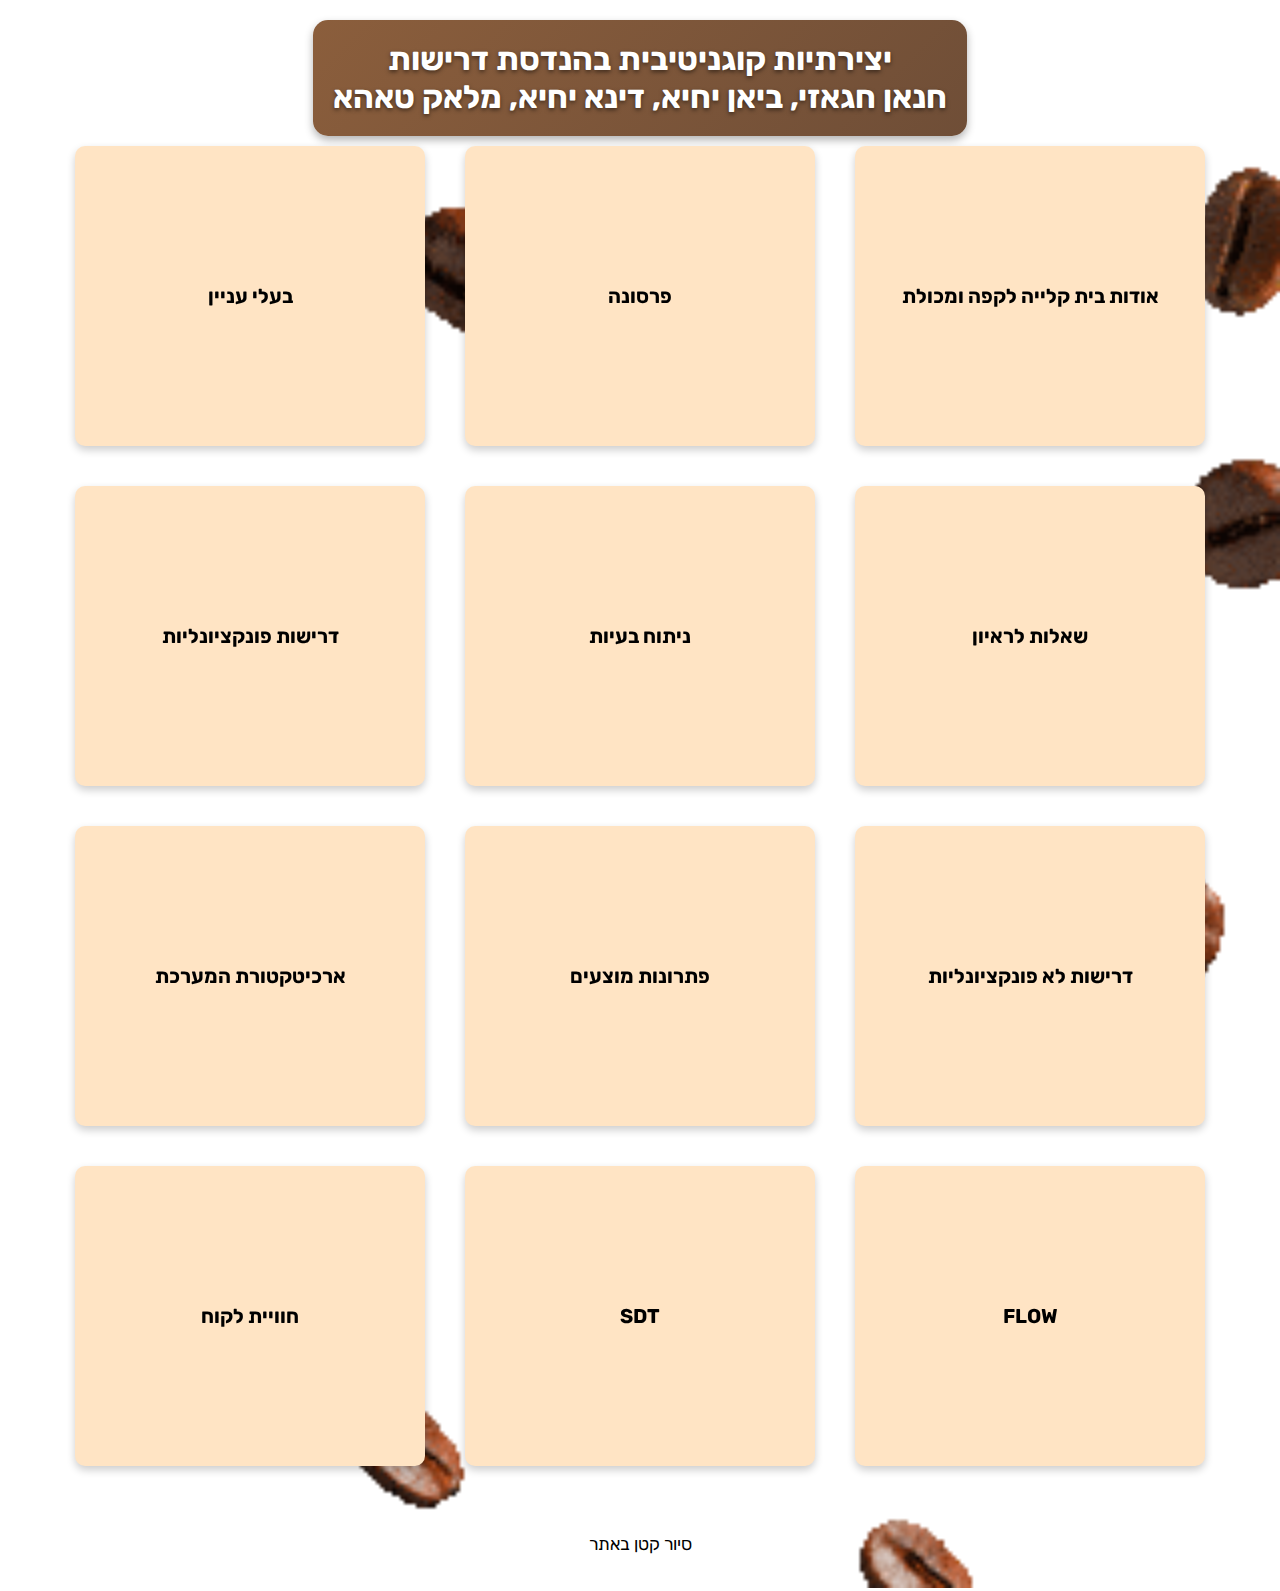
<file: index.html>
<!DOCTYPE html>
<html lang="he">
<head>
    <meta charset="UTF-8">
    <meta name="viewport" content="width=device-width, initial-scale=1.0">
    <title>כרטיסים מתהפכים</title>
    <style>
        @import url('https://fonts.googleapis.com/css2?family=Rubik:wght@400;700&display=swap');

        body {
            font-family: 'Rubik', sans-serif;
            display: flex;
            flex-direction: column;
            background: url('./images/coffee_Beans.gif') no-repeat center center fixed;
            align-items: center;
            background-size: cover;
            margin: 0;
            padding: 20px;
            direction: rtl;
            color: white;
        }

        header {
            text-align: center;
            background: linear-gradient(135deg, #8b5e3c, #6f4e37);
            border-radius: 15px;
            padding: 20px;
            box-shadow: 0 4px 8px rgba(0, 0, 0, 0.3);
        }

        header h1 {
            margin: 0;
            font-size: 2rem;
            font-weight: bold;
            color: white;
            text-shadow: 0 2px 4px rgba(0, 0, 0, 0.5);
            transition: font-size 0.3s ease;
        }

        header h1.big-title {
            font-size: 2.5rem;
        }

        .row {
            display: flex;
            justify-content: center;
            flex-wrap: wrap;
            gap: 20px;
            margin-bottom: 20px;
        }

        .card-container {
            perspective: 1000px;
            margin: 10px;
        }

        .card {
            width: 350px;
            height: 300px;
            position: relative;
            transform-style: preserve-3d;
            transform: rotateY(0deg);
            transition: transform 0.6s, box-shadow 0.3s, width 0.3s, height 0.3s;
            cursor: pointer;
            display: flex;
            align-items: center;
            justify-content: center;
        }

        .card.is-flipped {
            transform: rotateY(180deg);
        }

        .card.is-lit {
            box-shadow: 0 0 20px 10px rgba(255, 165, 0, 0.8);
            width: 270px;
            height: 320px;
            border: 2px solid brown;
        }

        .card-front, .card-back {
            position: absolute;
            width: 100%;
            height: 100%;
            backface-visibility: hidden;
            border-radius: 10px;
            background-color: #ffe4c4;
            color: black;
            box-shadow: 0 4px 8px rgba(0, 0, 0, 0.2);
            overflow: hidden;
            display: flex;
            align-items: center;
            justify-content: center;
            text-align: center;
            padding: 10px;
            box-sizing: border-box;
        }
.card-back {
    display: flex;
    flex-direction: column; /* Stack content vertically */
    align-items: center; /* Center horizontally */
    justify-content: center; /* Center vertically */
    padding: 20px;
    text-align: center;
    background-color: #ffe4c4;
    border-radius: 10px;
}
        .card-front {
            font-size: 20px;
            font-weight: bold;
        }
		

        .card-back {
            transform: rotateY(180deg);
            font-size: 18px;
            text-align: right;
            line-height: 1.8;
        }
	.card-back-image {
    max-width: 40%; /* Ensure the image size is responsive */
    height: auto; /* Maintain the aspect ratio */
    margin: 15px 0; /* Add spacing above and below the image */
    border-radius: 8px; /* Rounded corners for a smoother design */
    box-shadow: 0 4px 8px rgba(0, 0, 0, 0.2); /* Add a subtle shadow */
    opacity: 0.9; /* Slight transparency for a modern touch */
    transition: opacity 0.3s ease, transform 0.3s ease; /* Smooth hover effects */
}

        footer {
            margin-top: 20px;
            text-align: center;
            font-size: 1.1rem;
            color: #ffe4c4;
        }

        .card-back ul {
            margin-bottom: 15px;
        }

       .card-back-image {
    max-width: 40%; /* Ensure the image size is responsive */
    height: auto; /* Maintain the aspect ratio */
    margin: 15px 0; /* Add spacing above and below the image */
    border-radius: 8px; /* Rounded corners for a smoother design */
    box-shadow: 0 4px 8px rgba(0, 0, 0, 0.2); /* Add a subtle shadow */
    opacity: 0.9; /* Slight transparency for a modern touch */
    transition: opacity 0.3s ease, transform 0.3s ease; /* Smooth hover effects */
}
.card-back-image:hover {
    opacity: 1; /* Remove transparency on hover */
    transform: scale(1.05); /* Slight zoom effect */
}
        .card-back img:hover {
            opacity: 1;
        }
		
		.stakeholders-list {
    list-style: none; /* Remove default bullets */
    padding: 0;
    margin: 0;
    font-size:16px; /* Adjust text size */
    line-height: 1.8; /* Add line height for readability */
    text-align: center;
	text-align: bold;
}

.stakeholders-list li::before {
    content: "🫘"; /* Add the coffee bean emoji */
    margin-right: 8px; /* Add spacing between the emoji and the text */
}

.stakeholders-list li {
    margin: 5px 0; /* Add spacing between list items */
}

        .persona {
            display: flex;
            flex-direction: column;
            align-items: center;
            text-align: center;
        }

        .persona-image {
            width: 60px;
            height: 60px;
            border-radius: 50%;
            object-fit: cover;
            box-shadow: 0 2px 8px rgba(0, 0, 0, 0.2);
            margin-bottom: 10px;
        }

        .persona-info {
            font-size: 16px;
            color: black;
        }
		.card-front img {
    width: 100%; /* Ensures image scales to fit card width */
    height: 100%; /* Ensures image scales to fit card height */
    object-fit: cover; /* Makes sure the image covers the card area proportionally */
}
/* Target the specific card */
#architecture-card {
    width: 350px;
    height: 300px;
    position: relative;
    transform-style: preserve-3d;
    transform: rotateY(0deg);
    transition: transform 0.6s ease-in-out;
    cursor: pointer;
}

/* Back of the architecture card */
#architecture-card .card-back {
    transform: rotateY(180deg);
    background-color: #ffe4c4;
    display: flex;
    justify-content: center;
    align-items: center;
    overflow: hidden; /* Prevent image overflow */
}

/* Image inside the specific card */
#architecture-card .architecture-image {
    max-width: 90%; /* Restrict the image's width */
    max-height: 90%; /* Restrict the image's height */
    object-fit: contain; /* Maintain aspect ratio */
    border-radius: 10px; /* Match the card's rounded corners */
    box-shadow: 0 2px 4px rgba(0, 0, 0, 0.2); /* Optional shadow for styling */
}
/* Specific styles for the architecture card */
.card-container .card-back img.card-image {
    max-width: 100%; /* Ensure the image uses full card width */
    max-height: 100%; /* Ensure the image fits within the card's height */
    object-fit: contain; /* Maintain the image's aspect ratio */
    padding: 10px; /* Add padding around the image */
    border-radius: 10px; /* Match the card's rounded corners */
    background-color: #ffe4c4; /* Optional: Ensure consistent background */
}

    </style>
</head>
<body>

<header>
    <h1 class="main-title">יצירתיות קוגניטיבית בהנדסת דרישות<br>חנאן חגאזי, ביאן יחיא, דינא יחיא, מלאק טאהא</h1>
</header>

<main>
    <section>
        <!-- Row 1 -->
        <div class="row">
            <div class="card-container" onclick="flipCard(this)">
                <div class="card">
                    <div class="card-front">אודות בית קלייה לקפה ומכולת</div>
                    <div class="card-back">
                        <p>עסק משפחתי המתמחה בקלייה ושיווק של פולי קפה איכותיים לצד הפעלת מכולת מקומית המספקת מוצרים יומיומיים לתושבי האזור.</p>
                    </div>
                </div>
            </div>
            <div class="card-container" onclick="flipCard(this)">
                <div class="card">
                    <div class="card-front">פרסונה</div>
                    <div class="card-back">
                        <div class="persona">
                            <img src="./images/suliman.jpg" alt="סולימאן יחיא" class="persona-image">
                            <div class="persona-info">
                                <p><strong>סולימאן יחיא</strong> (בן 58)
                                    בן אדם עצמאי, נשוי ואב לשישה.<br>
                                    <strong>צרכים ודאגות:</strong><br>
                                    פתרונות טכנולוגיים יעילים לניהול זמן, שיפור האיזון בין קריירה למשפחה, מוצרים איכותיים ושירות נוח.
                                </p>
                            </div>
                        </div>
                    </div>
                </div>
            </div>
            <div class="card-container" onclick="flipCard(this)">
                <div class="card">
                    <div class="card-front">בעלי עניין</div>
                    <div class="card-back">
                        <ul class="stakeholders-list">
                            <li>בעלי העסק</li>
                            <li>מנהל הדיגיטל</li>
                            <li>עובדים</li>
                            <li>לקוחות</li>
                            <li>ספקים</li>
                        </ul>
                    </div>
                </div>
            </div>
        </div>

        <!-- Row 2 -->
        <div class="row">
            <div class="card-container" onclick="flipCard(this)">
                <div class="card">
                    <div class="card-front">שאלות לראיון</div>
                    <div class="card-back">
                        <ul class="stakeholders-list">
                            <li>מהן הפעילויות המרכזיות שהארגון מבצע?</li>
                            <li>אילו אתגרים קיימים בתפעול היומיומי?</li>
                            <li>כיצד אתם מתקשרים עם הספקים והלקוחות?</li>
                            <li>כיצד אתם עוקבים אחרי שביעות הרצון של הלקוחות?</li>
							<li>האם ישנם תהליכים שתרצו להפוך לאוטומטיים?</li>
                        </ul>
                    </div>
                </div>
            </div>
            <div class="card-container" onclick="flipCard(this)">
                <div class="card">
                    <div class="card-front">ניתוח בעיות</div>
                    <div class="card-back">
                        <ul class="stakeholders-list">
                            <li>ניהול מלאי לא מסודר</li>
                            <li>תהליכי עבודה ידניים וגוזלי זמן</li>
                            <li>בעיות בתקשורת עם ספקים ולקוחות</li>
                            <li>מעקב לא מסודר אחרי שביעות רצון הלקוחות</li>
                        </ul>
                    </div>
                </div>
            </div>
            <div class="card-container" onclick="flipCard(this)">
                <div class="card">
                    <div class="card-front">דרישות פונקציונליות</div>
                    <div class="card-back">
                        <ul class="stakeholders-list">
                            <li>ניהול מלאי בזמן אמת.</li>
                            <li>מערכת התראות אוטומטיות לספקים ולמנהלים.</li>
                            <li>ממשק הזמנות ותשלום אונליין.</li>
                            <li>יצירת פרופילים מותאמים אישית ללקוחות.</li>
                        </ul>
                    </div>
                </div>
            </div>
        </div>

        <!-- Row 3 -->
        <div class="row">
            <div class="card-container" onclick="flipCard(this)">
                <div class="card">
                    <div class="card-front">דרישות לא פונקציונליות</div>
                    <div class="card-back">
                        <ul class="stakeholders-list">
                            <li>מהירות תגובה.</li>
                            <li>אבטחת מידע גבוהה.</li>
                            <li>תמיכה במכשירים שונים.</li>
                            <li>עיצוב גרפי מותאם ומודרני.</li>
                            <li>מערכת יציבה ותחזוקה שוטפת.</li>
                        </ul>
                    </div>
                </div>
            </div>
            <div class="card-container" onclick="flipCard(this)">
                <div class="card">
                    <div class="card-front">פתרונות מוצעים</div>
                    <div class="card-back">
                        <ul class="stakeholders-list">
                            <li>הטמעת מערכת ניהול מלאי אוטומטית</li>
                            <li>אוטומציה של תהליכי עבודה</li>
                            <li>ייעול התקשורת עם ספקים ולקוחות</li>
                            <li>איסוף משוב לקוחות ושיפור חוויית השירות</li>
                        </ul>
                    </div>
                </div>
            </div>
            <div class="card-container" onclick="flipCard(this)">
                <div class="card">
                    <div class="card-front">ארכיטקטורת המערכת</div>
                    <div class="card-back">
                        <img src="./images/arch.png" alt="Architecture Image" class="card-image">
                    </div>
                </div>
            </div>
        </div>

        <!-- Row 4 -->
        <div class="row">
            <div class="card-container" onclick="flipCard(this)">
                <div class="card">
                    <div class="card-front">FLOW</div>
                    <div class="card-back">
                        <ul class="stakeholders-list">
                            <li><b>Flow:</b> מציב מטרות ברורות ומשוב מיידי.</li>
                            <li><b>Group Flow:</b> מחבר בעלי עניין סביב יעד משותף.</li>
                        </ul>
                    </div>
                </div>
            </div>
            <div class="card-container" onclick="flipCard(this)">
                <div class="card">
                    <div class="card-front">SDT</div>
                    <div class="card-back">
                        <ul class="stakeholders-list">
                            <li><b>עצמאות:</b> הפיצ'ר מאפשר למנהלים, עובדים, ספקים ולקוחות לפעול באופן עצמאי בהתאם לתפקידם.</li>
                            <li><b>מיומנות:</b> המערכת משפרת ביצועים עם תהליכים אוטומטיים ודוחות מפורטים לכל משתמש.</li>
                            <li><b>קשר:</b> המערכת מחזקת שיתוף פעולה ותחושת שייכות בין כל בעלי העניין.</li>
                        </ul>
                    </div>
                </div>
            </div>
            <div class="card-container" onclick="flipCard(this)">
                <div class="card">
                    <div class="card-front">חוויית לקוח</div>
                    <div class="card-back">
                        <p>
                            המערכת משפרת את חוויית הלקוח עם:
                            <br>✔ התראות על מבצעים ומוצרים אהובים.
                            <br>✔ מעקב הזמנות בזמן אמת.
                            <br>✔ קופה מהירה ונוחה.
                        </p>
                    </div>
                </div>
            </div>
        </div>
    </section>
</main>



<footer onclick="navigateToPage()">
    <p style="color: black;">סיור קטן באתר</p>

</footer>
<script>
    function flipCard(cardContainer) {
        const card = cardContainer.querySelector('.card');
        const title = document.querySelector('.main-title');
        title.classList.add('big-title');

        setTimeout(() => {
            title.classList.remove('big-title');
            card.classList.toggle('is-flipped');
            card.classList.add('is-lit');

            setTimeout(() => {
                card.classList.remove('is-lit');
            }, 1000);
        }, 300);
    }
	  function navigateToPage() {
        window.location.href = "./home.html"; 
    }
</script>
</file>
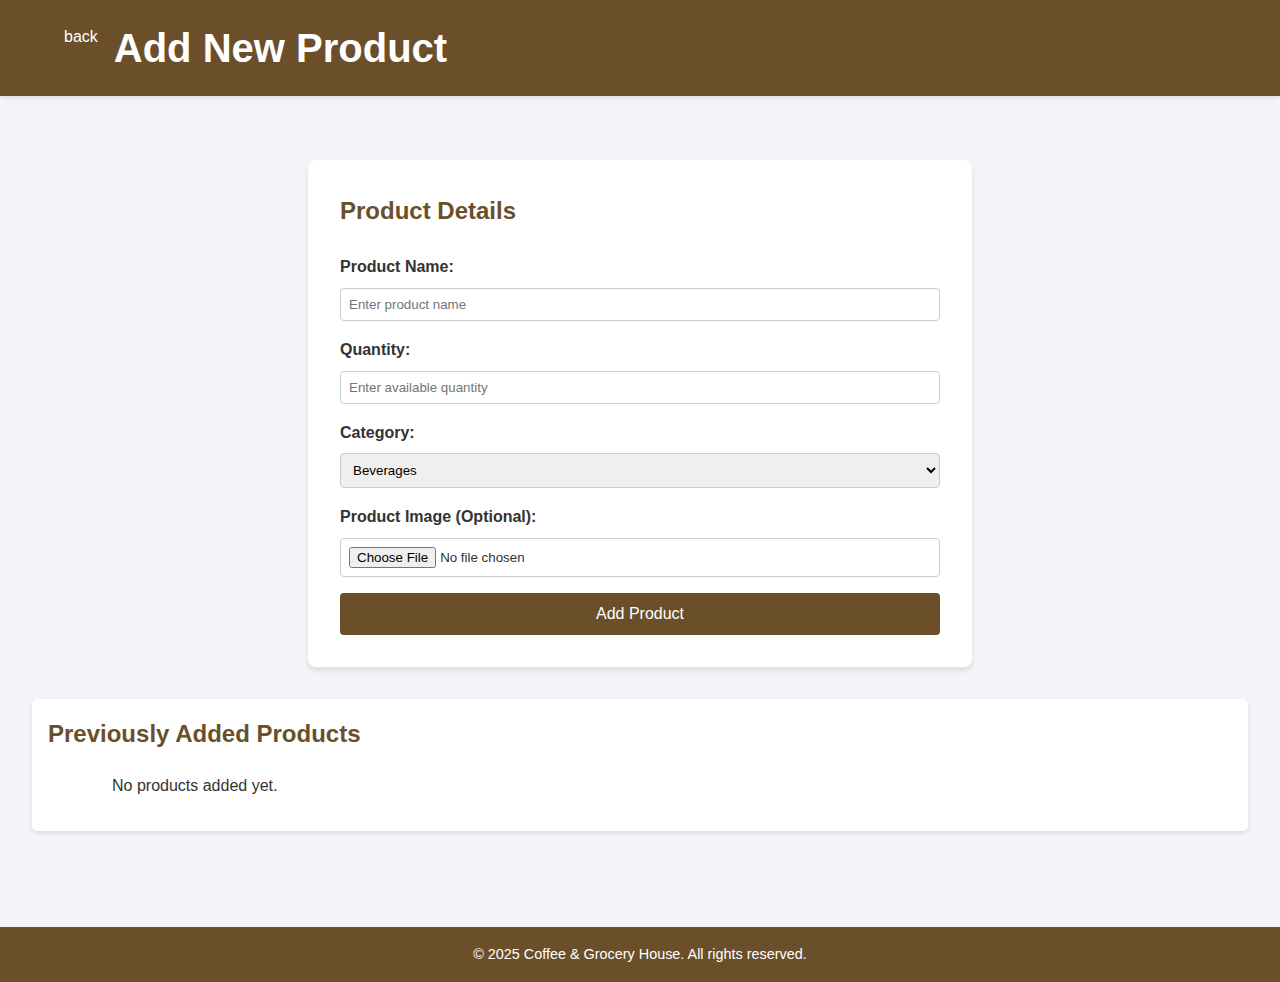
<file: add_product.html>
<!DOCTYPE html>
<html lang="en">
<head>
    <meta charset="UTF-8">
    <meta name="viewport" content="width=device-width, initial-scale=1.0">
    <title>Add Product - Coffee & Grocery House</title>
    <link rel="stylesheet" href="css/styles.css">
</head>
<body>
    <header>
        <div class="header-content">
            <nav>
                <div style="display: flex; justify-content: space-between; align-items: center;">
                </div>
                <a href="dashboard.html" class="back-btn">back</a>
            </nav>
            <h1>Add New Product</h1>
        </div>
    </header>
    <main>
        <section id="add-product">
            <h2>Product Details</h2>
            <form id="product-form">
                <div class="form-group">
                    <label for="product-name">Product Name:</label>
                    <input type="text" id="product-name" name="product-name" placeholder="Enter product name" required>
                </div>
               
                <div class="form-group">
                    <label for="product-quantity">Quantity:</label>
                    <input type="number" id="product-quantity" name="product-quantity" placeholder="Enter available quantity" min="1" required>
                </div>
                <div class="form-group">
                    <label for="product-category">Category:</label>
                    <select id="product-category" name="product-category" required>
                        <option value="beverages">Beverages</option>
                        <option value="groceries">Groceries</option>
                        <option value="cleaning">Cleaning Products</option>
                        <option value="snacks">Snacks</option>
                    </select>
                </div>
                <div class="form-group">
                    <label for="product-image">Product Image (Optional):</label>
                    <input type="file" id="product-image" name="product-image" accept="image/*">
                </div>
                
                <button type="submit" class="submit-btn">Add Product</button>
            </form>
        </section>
            <section id="show-products">
            <h2>Previously Added Products</h2>
            <ul id="product-list">
                <!-- List of products will appear here -->
            </ul>
        </section>
    </main>
    <footer>
        <p>&copy; 2025 Coffee & Grocery House. All rights reserved.</p>
    </footer>
    <script>
       document.getElementById('product-form').addEventListener('submit', function (e) {
    e.preventDefault();

    // Get form values
    const productName = document.getElementById('product-name').value;
    const productPrice = parseFloat(document.getElementById('product-price').value);
    const productQuantity = parseInt(document.getElementById('product-quantity').value);
    const productCategory = document.getElementById('product-category').value;
    const productImage = document.getElementById('product-image').files[0];

    // Read the image as a data URL (if provided)
    let productImageURL = null;
    if (productImage) {
        const reader = new FileReader();
        reader.onload = function (event) {
            productImageURL = event.target.result;

            // Save the product after reading the image
            saveProduct(productName, productPrice, productQuantity, productCategory, productImageURL);
        };
        reader.readAsDataURL(productImage);
    } else {
        // Save the product without an image
        saveProduct(productName, productPrice, productQuantity, productCategory, null);
    }

    // Reset the form
    this.reset();
});

// Function to save product to localStorage and update the list
function saveProduct(name, price, quantity, category, image) {
    const storedProducts = JSON.parse(localStorage.getItem('products')) || [];
    storedProducts.push({
        name,
        price,
        quantity,
        category,
        image, // Add image (null if not provided)
    });
    localStorage.setItem('products', JSON.stringify(storedProducts));

    alert(`Product Added:\nName: ${name}\nPrice: ${price} Shekels\nQuantity: ${quantity}\nCategory: ${category}`);
    displayProducts();
}

// Function to display products
function displayProducts() {
    const productList = document.getElementById('product-list');
    const products = JSON.parse(localStorage.getItem('products')) || [];

    // Clear the current list
    productList.innerHTML = '';

    if (products.length === 0) {
        productList.innerHTML = '<p>No products added yet.</p>';
    } else {
        products.forEach(product => {
            const li = document.createElement('li');
            li.innerHTML = `
                <strong>${product.name}</strong> - ${product.price} Shekels - ${product.quantity} pcs - Category: ${product.category}
                ${product.image ? `<br><img src="${product.image}" alt="${product.name}" style="width: 100px; height: auto; margin-top: 10px;">` : ''}
            `;
            productList.appendChild(li);
        });
    }
}

// Display products on page load
document.addEventListener('DOMContentLoaded', displayProducts);

    </script>
    <style>
        body {
            font-family: Arial, sans-serif;
            line-height: 1.6;
            margin: 0;
            background-color: #f4f4f9;
            color: #333;
        }

        header {
            background-color: #6b4f2a;
            color: white;
            padding: 1rem;
            text-align: center;
        }

        h1 {
            margin: 0;
        }

        #add-product {
            max-width: 600px;
            margin: 2rem auto;
            padding: 2rem;
            background: white;
            border-radius: 8px;
            box-shadow: 0 4px 6px rgba(0, 0, 0, 0.1);
        }

        #add-product h2 {
            margin-bottom: 1.5rem;
            color: #6b4f2a;
        }

        .form-group {
            margin-bottom: 1rem;
        }

        .form-group label {
            display: block;
            margin-bottom: 0.5rem;
            font-weight: bold;
        }

        .form-group input,
        .form-group select {
            width: 100%;
            padding: 0.5rem;
            border: 1px solid #ccc;
            border-radius: 4px;
            box-sizing: border-box;
        }

        .submit-btn {
            width: 100%;
            background-color: #6b4f2a;
            color: white;
            padding: 0.75rem;
            border: none;
            border-radius: 4px;
            font-size: 1rem;
            cursor: pointer;
            transition: background-color 0.3s ease;
        }

        .submit-btn:hover {
            background-color: #4a331a;
        }

        .back-btn, .logout-btn {
            display: inline-block;
            color: white;
            background-color: #6b4f2a;
            padding: 0.5rem 1rem;
            text-decoration: none;
            border-radius: 4px;
            margin-bottom: 1rem;
            transition: background-color 0.3s ease;
        }

        .back-btn:hover, .logout-btn:hover {
            background-color: #4a331a;
        }

        footer {
            text-align: center;
            background-color: #6b4f2a;
            color: white;
            padding: 1rem 0;
            margin-top: 2rem;
        }
    </style>
</body>
</html>
</file>
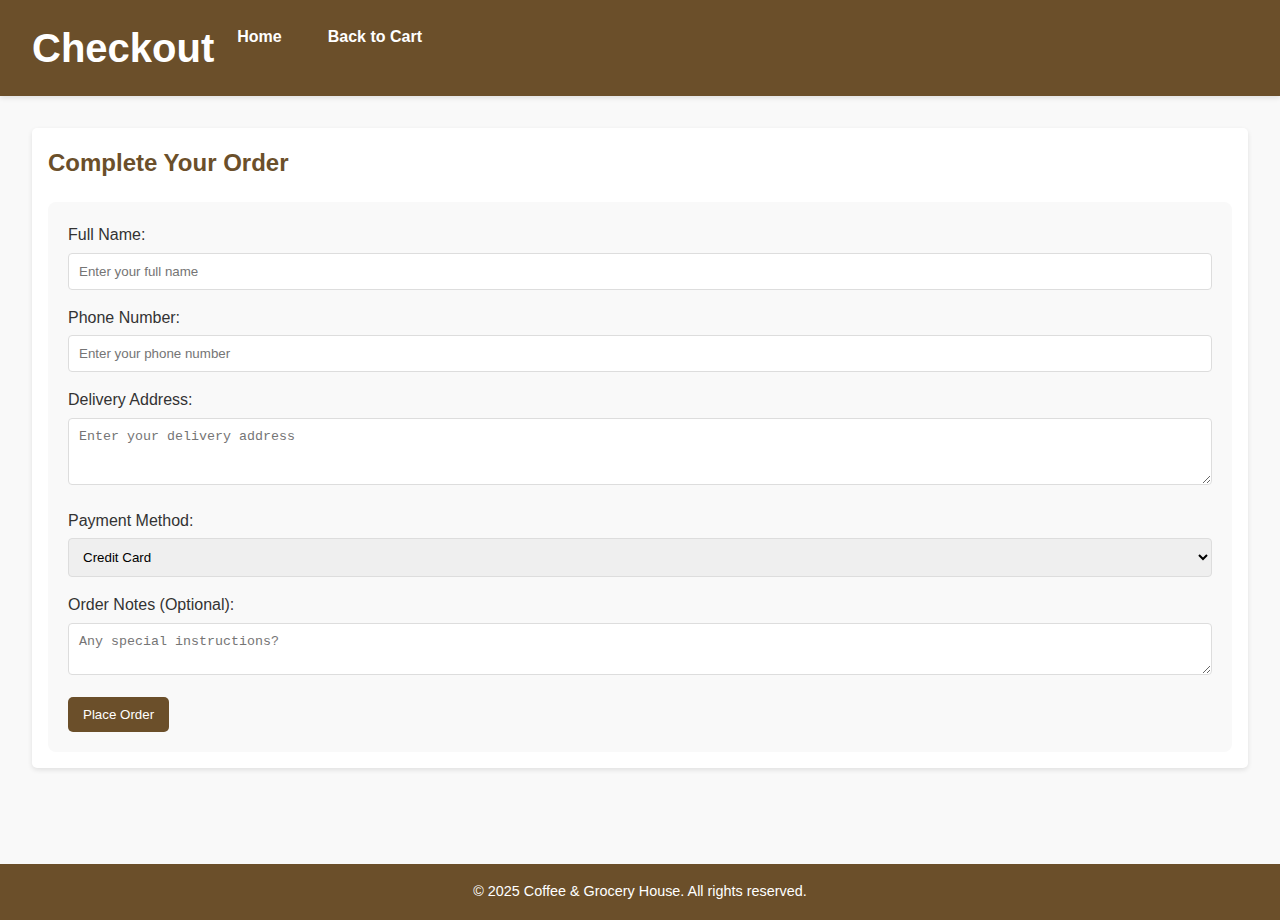
<file: checkout.html>
<!DOCTYPE html>
<html lang="en">
<head>
    <meta charset="UTF-8">
    <meta name="viewport" content="width=device-width, initial-scale=1.0">
    <title>Checkout - Coffee & Grocery House</title>
    <link rel="stylesheet" href="css/styles.css">
    <style>
        .confirmation-message {
            display: none;
            background-color: #28a745;
            color: white;
            padding: 15px;
            text-align: center;
            margin-top: 20px;
            border-radius: 5px;
            font-size: 18px;
            font-weight: bold;
        }
    </style>
</head>
<body>
    <header>
        <div class="header-content">
            <h1>Checkout</h1>
            <nav>
                <ul>
                    <li><a href="index.html">Home</a></li>
                    <li><a href="shopping.html">Back to Cart</a></li>
                </ul>
            </nav>
        </div>
    </header>
    <main>
        <section id="checkout">
            <h2>Complete Your Order</h2>
            <form id="checkout-form">
                <div class="form-group">
                    <label for="name">Full Name:</label>
                    <input type="text" id="name" name="name" placeholder="Enter your full name" required>
                </div>
                <div class="form-group">
                    <label for="phone">Phone Number:</label>
                    <input type="tel" id="phone" name="phone" placeholder="Enter your phone number" required>
                </div>
                <div class="form-group">
                    <label for="address">Delivery Address:</label>
                    <textarea id="address" name="address" placeholder="Enter your delivery address" rows="3" required></textarea>
                </div>
                <div class="form-group">
                    <label for="payment-method">Payment Method:</label>
                    <select id="payment-method" name="payment-method" required>
                        <option value="credit-card">Credit Card</option>
                        <option value="cash-on-delivery">Cash on Delivery</option>
                        <option value="paypal">PayPal</option>
                    </select>
                </div>
                <div class="form-group">
                    <label for="notes">Order Notes (Optional):</label>
                    <textarea id="notes" name="notes" placeholder="Any special instructions?" rows="2"></textarea>
                </div>
                <button type="submit" class="checkout-btn">Place Order</button>
            </form>
            <div id="confirmation" class="confirmation-message"></div>
        </section>
    </main>
    <footer>
        <p>&copy; 2025 Coffee & Grocery House. All rights reserved.</p>
    </footer>
    <script>
        document.addEventListener('DOMContentLoaded', () => {
            const checkoutForm = document.getElementById('checkout-form');
            const confirmationMessage = document.getElementById('confirmation');
            
            checkoutForm.addEventListener('submit', (event) => {
                event.preventDefault(); // Prevent actual form submission
                
                confirmationMessage.textContent = "Your order has been placed! It will be delivered in approximately 30-40 minutes.";
                confirmationMessage.style.display = 'block';
                
                setTimeout(() => {
                    window.location.href = 'index.html';
                }, 5000); // Redirect to home after 5 seconds
            });
        });
    </script>
</body>
</html>
</file>
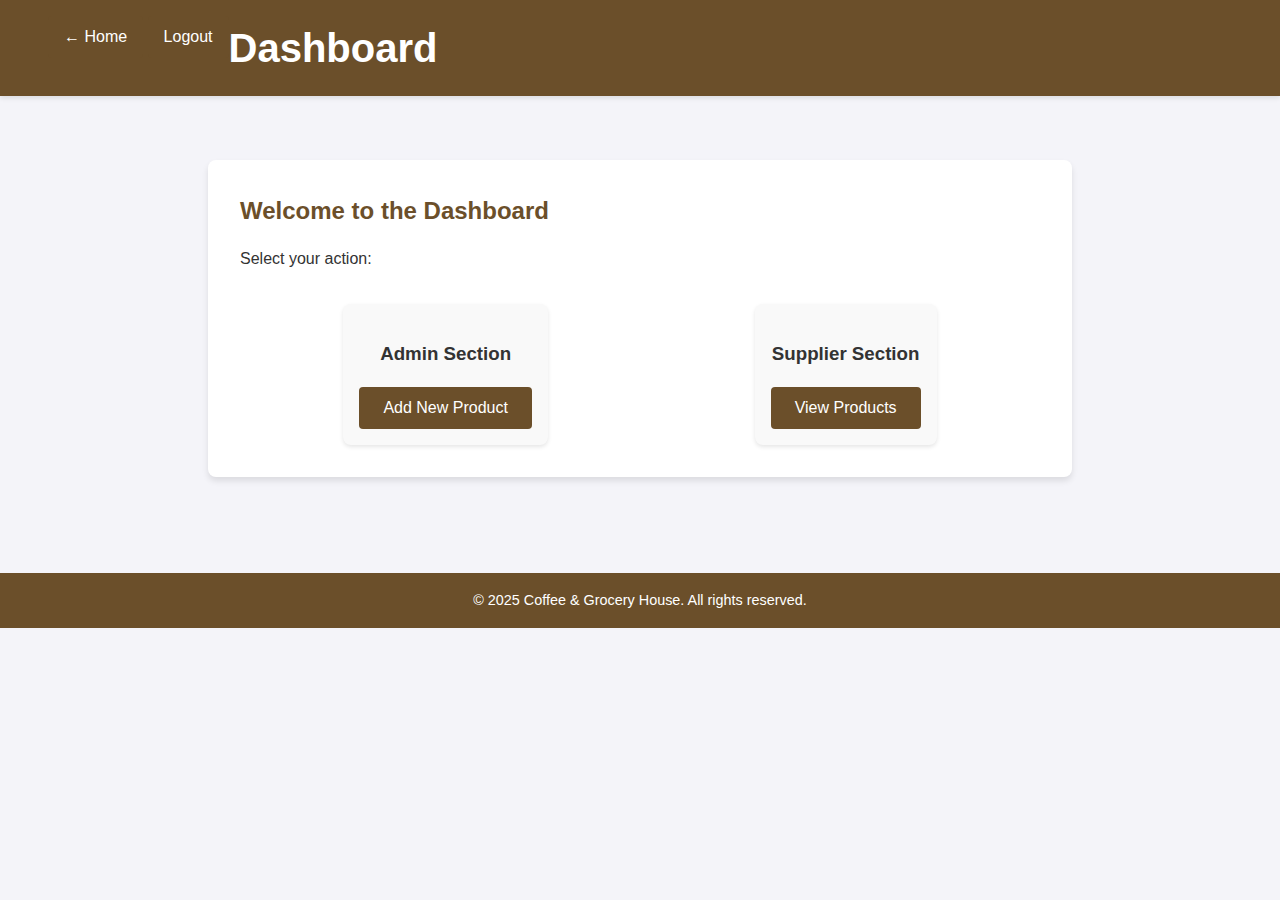
<file: dashboard.html>
<!DOCTYPE html>
<html lang="en">
<head>
    <meta charset="UTF-8">
    <meta name="viewport" content="width=device-width, initial-scale=1.0">
    <title>Admin & Supplier Dashboard</title>
    <link rel="stylesheet" href="css/styles.css">
</head>
<body>
    <header>
        <div class="header-content">
            <nav>
                <a href="index.html" class="home-btn">&#8592; Home</a>
                <a href="login.html" class="logout-btn">Logout</a>
            </nav>
            <h1>Dashboard</h1>
        </div>
    </header>
    <main>
        <section id="dashboard">
            <h2>Welcome to the Dashboard</h2>
            <p>Select your action:</p>
            <div class="actions">
                <div class="admin-section">
                    <h3>Admin Section</h3>
                    <button onclick="window.location.href='add_product.html'">Add New Product</button>
                </div>
                <div class="supplier-section">
                    <h3>Supplier Section</h3>
                    <button onclick="window.location.href='view_products.html'">View Products</button>
                </div>
            </div>
        </section>
    </main>
    <footer>
        <p>&copy; 2025 Coffee & Grocery House. All rights reserved.</p>
    </footer>
    <style>
        body {
            font-family: Arial, sans-serif;
            line-height: 1.6;
            margin: 0;
            background-color: #f4f4f9;
            color: #333;
        }

        header {
            background-color: #6b4f2a;
            color: white;
            padding: 1rem;
            text-align: center;
        }

        h1 {
            margin: 0;
        }

        #dashboard {
            max-width: 800px;
            margin: 2rem auto;
            padding: 2rem;
            background: white;
            border-radius: 8px;
            box-shadow: 0 4px 6px rgba(0, 0, 0, 0.1);
        }

        #dashboard h2 {
            margin-bottom: 1rem;
            color: #6b4f2a;
        }

        .actions {
            display: flex;
            justify-content: space-around;
            margin-top: 2rem;
        }

        .actions div {
            text-align: center;
            background-color: #f9f9f9;
            padding: 1rem;
            border-radius: 8px;
            box-shadow: 0 2px 4px rgba(0, 0, 0, 0.1);
        }

        button {
            background-color: #6b4f2a;
            color: white;
            border: none;
            padding: 0.75rem 1.5rem;
            border-radius: 4px;
            font-size: 1rem;
            cursor: pointer;
            transition: background-color 0.3s ease;
        }

        button:hover {
            background-color: #4a331a;
        }

        .home-btn, .logout-btn {
            display: inline-block;
            color: white;
            background-color: #6b4f2a;
            padding: 0.5rem 1rem;
            text-decoration: none;
            border-radius: 4px;
            margin-bottom: 1rem;
            transition: background-color 0.3s ease;
        }

        .home-btn:hover, .logout-btn:hover {
            background-color: #4a331a;
        }

        footer {
            text-align: center;
            background-color: #6b4f2a;
            color: white;
            padding: 1rem 0;
            margin-top: 2rem;
        }
    </style>
</body>
</html>
</file>
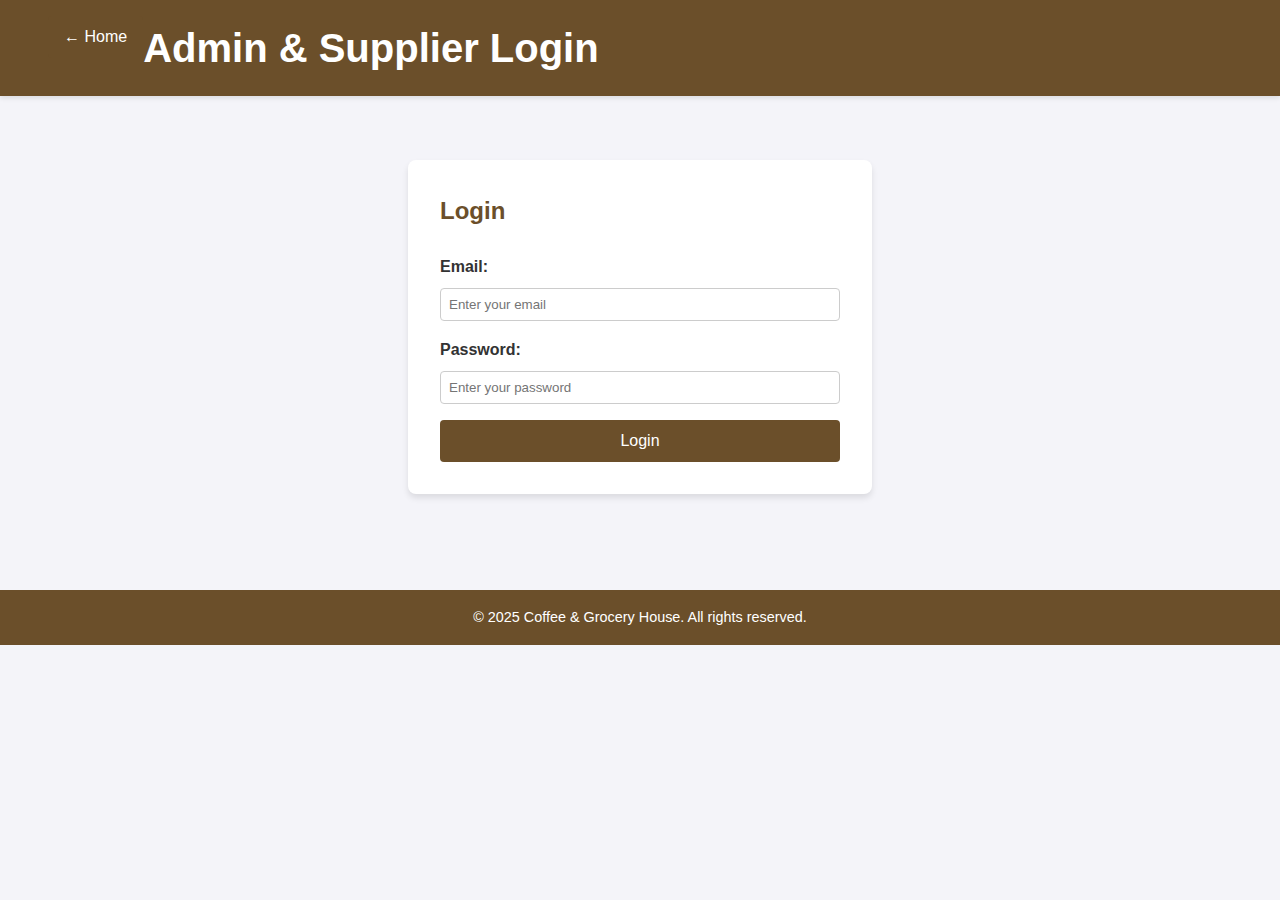
<file: login.html>
<!DOCTYPE html>
<html lang="en">
<head>
    <meta charset="UTF-8">
    <meta name="viewport" content="width=device-width, initial-scale=1.0">
    <title>Login - Coffee & Grocery House</title>
    <link rel="stylesheet" href="css/styles.css">
</head>
<body>
    <header>
        <div class="header-content">
            <nav>
                <a href="index.html" class="home-btn">&#8592; Home</a>
            </nav>
            <h1>Admin & Supplier Login</h1>
        </div>
    </header>
    <main>
        <section id="login">
            <h2>Login</h2>
            <form id="login-form">
                <div class="form-group">
                    <label for="username">Email:</label>
                    <input type="text" id="username" name="username" placeholder="Enter your email" required>
                </div>
                <div class="form-group">
                    <label for="password">Password:</label>
                    <input type="password" id="password" name="password" placeholder="Enter your password" required>
                </div>
                <button type="submit" class="login-btn">Login</button>
            </form>
        </section>
    </main>
    <footer>
        <p>&copy; 2025 Coffee & Grocery House. All rights reserved.</p>
    </footer>
    <script>
       document.addEventListener('DOMContentLoaded', () => {
            const loginForm = document.getElementById('login-form');
            const predefinedUsers = {
                'guest@gmail.com': 'guest123',
                'admin@gmail.com': '12345678'
            };

            loginForm.addEventListener('submit', (e) => {
                e.preventDefault(); // Prevent the default form submission

                const username = document.getElementById('username').value;
                const password = document.getElementById('password').value;

                if (predefinedUsers[username] && predefinedUsers[username] === password) {
                    if (username === 'admin@gmail.com') {
                        window.location.href = 'dashboard.html'; // Redirect to dashboard
                    } else {
                        window.location.href = 'shopping.html'; // Redirect to shopping page
                    }
                } else {
                    alert('Invalid email or password. Please try again.');
                }
            });
        });
    </script>
    <style>
        body {
            font-family: Arial, sans-serif;
            line-height: 1.6;
            margin: 0;
            background-color: #f4f4f9;
            color: #333;
        }

        header {
            background-color: #6b4f2a;
            color: white;
            padding: 1rem;
            text-align: center;
        }

        h1 {
            margin: 0;
        }

        #login {
            max-width: 400px;
            margin: 2rem auto;
            padding: 2rem;
            background: white;
            border-radius: 8px;
            box-shadow: 0 4px 6px rgba(0, 0, 0, 0.1);
        }

        #login h2 {
            margin-bottom: 1.5rem;
            color: #6b4f2a;
        }

        .form-group {
            margin-bottom: 1rem;
        }

        .form-group label {
            display: block;
            margin-bottom: 0.5rem;
            font-weight: bold;
        }

        .form-group input,
        .form-group select {
            width: 100%;
            padding: 0.5rem;
            border: 1px solid #ccc;
            border-radius: 4px;
            box-sizing: border-box;
        }

        .login-btn {
            width: 100%;
            background-color: #6b4f2a;
            color: white;
            padding: 0.75rem;
            border: none;
            border-radius: 4px;
            font-size: 1rem;
            cursor: pointer;
            transition: background-color 0.3s ease;
        }

        .login-btn:hover {
            background-color: #4a331a;
        }

        footer {
            text-align: center;
            background-color: #6b4f2a;
            color: white;
            padding: 1rem 0;
            margin-top: 2rem;
        }

        .home-btn {
            display: inline-block;
            color: white;
            background-color: #6b4f2a;
            padding: 0.5rem 1rem;
            text-decoration: none;
            border-radius: 4px;
            margin-bottom: 1rem;
            transition: background-color 0.3s ease;
        }

        .home-btn:hover {
            background-color: #4a331a;
        }
    </style>
</body>
</html>
</file>
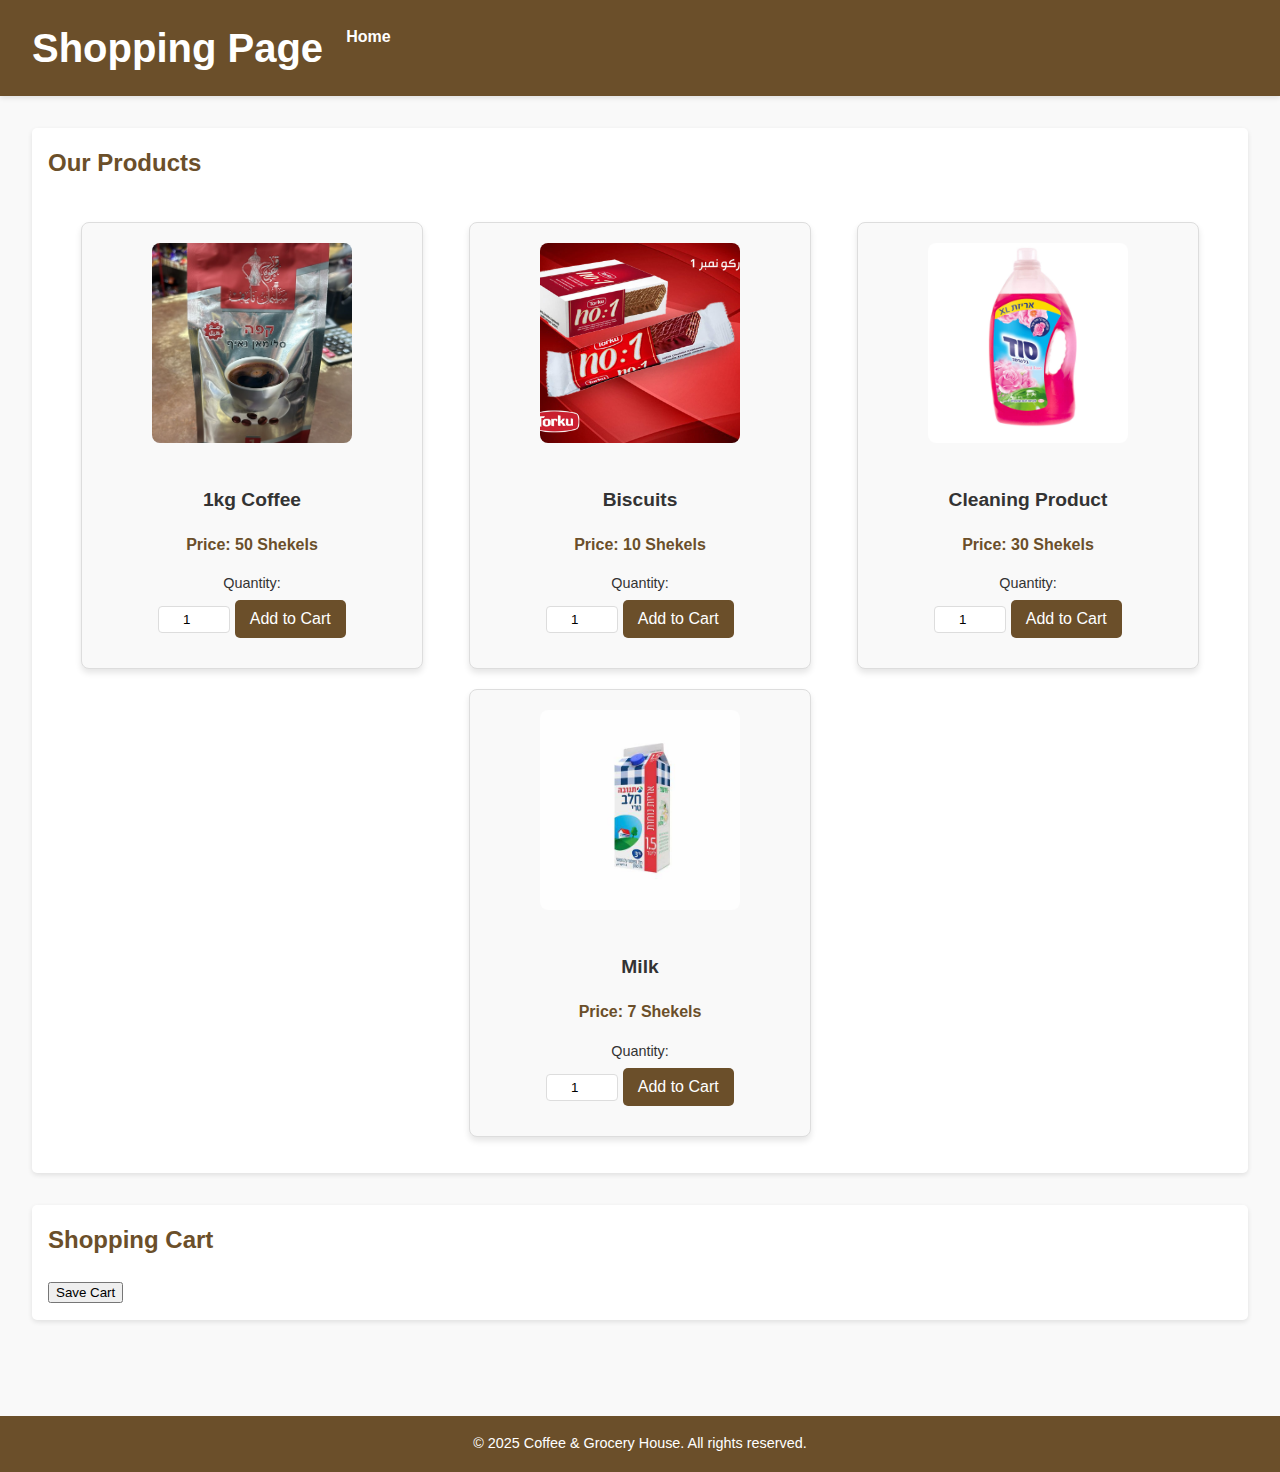
<file: shopping.html>
<!DOCTYPE html>
<html lang="en">
<head>
    <meta charset="UTF-8">
    <meta name="viewport" content="width=device-width, initial-scale=1.0">
    <title>Shopping - Coffee & Grocery House</title>
    <link rel="stylesheet" href="css/styles.css">
    <style>
        .message {
            position: fixed;
            top: 20px;
            right: 20px;
            background-color: #28a745;
            color: white;
            padding: 10px;
            border-radius: 5px;
            display: none;
            font-weight: bold;
        }
    </style>
</head>
<body>
    <header>
        <div class="header-content">
            <h1>Shopping Page</h1>
            <nav>
                <ul>
                    <li><a href="index.html">Home</a></li>
                </ul>
            </nav>
        </div>
    </header>
    <main>
        <section id="products">
            <h2>Our Products</h2>
            <div class="product-list">
                <!-- Product 1 -->
                <div class="product">
                    <img src="images/coffee.jpg" alt="1kg Coffee" />
                    <h3>1kg Coffee</h3>
                    <p>Price: 50 Shekels</p>
                    <label for="quantity-coffee">Quantity:</label>
                    <input id="quantity-coffee" type="number" value="1" min="1">
                    <button class="add-to-cart" data-product="coffee" data-price="50">Add to Cart</button>
                </div>
                <!-- Product 2 -->
                <div class="product">
                    <img src="images/biscuits.jpg" alt="Biscuits" />
                    <h3>Biscuits</h3>
                    <p>Price: 10 Shekels</p>
                    <label for="quantity-biscuits">Quantity:</label>
                    <input id="quantity-biscuits" type="number" value="1" min="1">
                    <button class="add-to-cart" data-product="biscuits" data-price="10">Add to Cart</button>
                </div>
                <!-- Product 3 -->
                <div class="product">
                    <img src="images/cleaning-product.jpg" alt="Cleaning Product" />
                    <h3>Cleaning Product</h3>
                    <p>Price: 30 Shekels</p>
                    <label for="quantity-cleaning">Quantity:</label>
                    <input id="quantity-cleaning" type="number" value="1" min="1">
                    <button class="add-to-cart" data-product="cleaning" data-price="30">Add to Cart</button>
                </div>
                <!-- Product 4 -->
                <div class="product">
                    <img src="images/milk.jpeg" alt="Milk" />
                    <h3>Milk</h3>
                    <p>Price: 7 Shekels</p>
                    <label for="quantity-milk">Quantity:</label>
                    <input id="quantity-milk" type="number" value="1" min="1">
                    <button class="add-to-cart" data-product="milk" data-price="7">Add to Cart</button>
                </div>
            </div>
        </section>
        
        <section id="cart">
            <h2>Shopping Cart</h2>
            <div id="cart-items"></div>
            <button id="save-cart">Save Cart</button>
        </section>
    </main>
    <footer>
        <p>&copy; 2025 Coffee & Grocery House. All rights reserved.</p>
    </footer>
    <div id="message" class="message">Item added to cart!</div>
    <script>
        document.addEventListener('DOMContentLoaded', () => {
            const cart = [];
            const cartContainer = document.getElementById('cart-items');
            const saveCartButton = document.getElementById('save-cart');
            const messageBox = document.getElementById('message');

            document.querySelectorAll('.add-to-cart').forEach(button => {
                button.addEventListener('click', (event) => {
                    const product = event.target.getAttribute('data-product');
                    const price = event.target.getAttribute('data-price');
                    const quantity = document.getElementById(`quantity-${product}`).value;
                    
                    const item = {
                        product,
                        price,
                        quantity
                    };

                    cart.push(item);
                    updateCartDisplay();
                    showMessage();
                });
            });

            function updateCartDisplay() {
                cartContainer.innerHTML = '';
                cart.forEach((item, index) => {
                    const div = document.createElement('div');
                    div.innerHTML = `${item.product} - ${item.quantity} pcs - ${item.price * item.quantity} Shekels ` +
                                    `<button class="remove-item" data-index="${index}">Remove</button>`;
                    cartContainer.appendChild(div);
                });

                document.querySelectorAll('.remove-item').forEach(button => {
                    button.addEventListener('click', (event) => {
                        const index = event.target.getAttribute('data-index');
                        cart.splice(index, 1);
                        updateCartDisplay();
                    });
                });
            }

            function showMessage() {
                messageBox.style.display = 'block';
                setTimeout(() => {
                    messageBox.style.display = 'none';
                }, 2000);
            }

            saveCartButton.addEventListener('click', () => {
                alert('Cart saved successfully! Redirecting to checkout...');
                console.log(cart);
                window.location.href = 'checkout.html';
            });
        });
    </script>
</body>
</html>
</file>
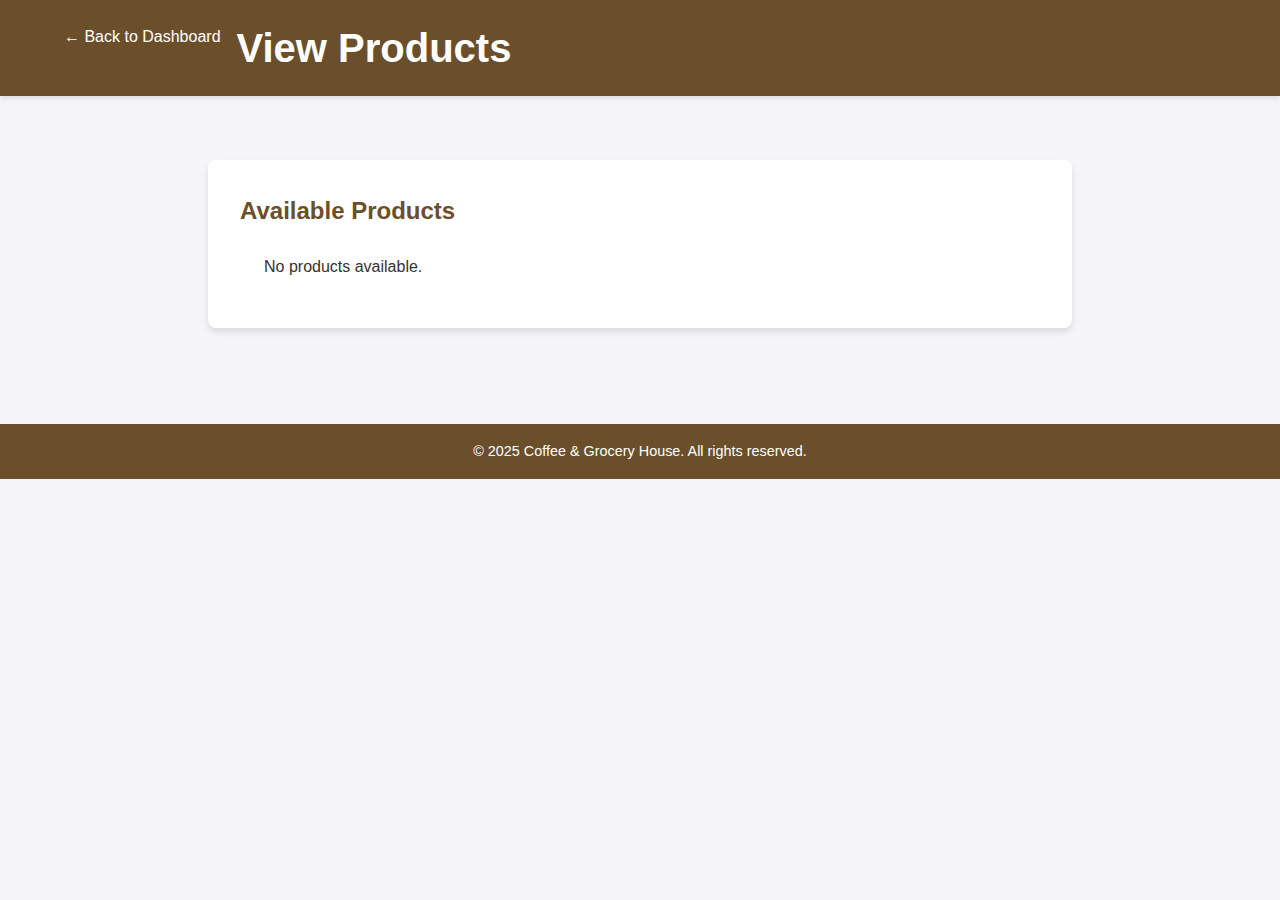
<file: view_products.html>
<!DOCTYPE html>
<html lang="en">
<head>
    <meta charset="UTF-8">
    <meta name="viewport" content="width=device-width, initial-scale=1.0">
    <title>View Products - Coffee & Grocery House</title>
    <link rel="stylesheet" href="css/styles.css">
</head>
<body>
    <header>
        <div class="header-content">
            <nav>
                <a href="dashboard.html" class="back-btn">&#8592; Back to Dashboard</a>
            </nav>
            <h1>View Products</h1>
        </div>
    </header>
    <main>
        <section id="view-products">
            <h2>Available Products</h2>
            <ul id="product-list">
                <!-- Products will be dynamically added here -->
            </ul>
        </section>
    </main>
    <footer>
        <p>&copy; 2025 Coffee & Grocery House. All rights reserved.</p>
    </footer>
    <script>
        document.addEventListener('DOMContentLoaded', () => {
            const productList = document.getElementById('product-list');
            const products = JSON.parse(localStorage.getItem('products')) || [];

            if (products.length === 0) {
                productList.innerHTML = '<p>No products available.</p>';
            } else {
                products.forEach(product => {
                    const li = document.createElement('li');
                    li.innerHTML = `<strong>${product.name}</strong> - ${product.price} Shekels - ${product.quantity} pcs - Category: ${product.category}`;
                    productList.appendChild(li);
                });
            }
        });
    </script>
    <style>
        body {
            font-family: Arial, sans-serif;
            line-height: 1.6;
            margin: 0;
            background-color: #f4f4f9;
            color: #333;
        }

        header {
            background-color: #6b4f2a;
            color: white;
            padding: 1rem;
            text-align: center;
        }

        h1 {
            margin: 0;
        }

        #view-products {
            max-width: 800px;
            margin: 2rem auto;
            padding: 2rem;
            background: white;
            border-radius: 8px;
            box-shadow: 0 4px 6px rgba(0, 0, 0, 0.1);
        }

        #view-products h2 {
            margin-bottom: 1.5rem;
            color: #6b4f2a;
        }

        #product-list {
            list-style: none;
            padding: 0;
        }

        #product-list li {
            padding: 10px;
            border-bottom: 1px solid #ddd;
        }

        #product-list li:last-child {
            border-bottom: none;
        }

        .back-btn, .logout-btn {
            display: inline-block;
            color: white;
            background-color: #6b4f2a;
            padding: 0.5rem 1rem;
            text-decoration: none;
            border-radius: 4px;
            margin-bottom: 1rem;
            transition: background-color 0.3s ease;
        }

        .back-btn:hover, .logout-btn:hover {
            background-color: #4a331a;
        }

        footer {
            text-align: center;
            background-color: #6b4f2a;
            color: white;
            padding: 1rem 0;
            margin-top: 2rem;
        }
    </style>
</body>
</html>
</file>
<file: css/styles.css>
/* General Reset */
body {
    margin: 0;
    font-family: Arial, sans-serif;
    line-height: 1.6;
    background-color: #f9f9f9;
    color: #333;
}

/* Header */
header {
    background-color: #6b4f2a;
    color: white;
    padding: 1rem 0;
    text-align: center;
    box-shadow: 0 2px 5px rgba(0, 0, 0, 0.1);
}

header h1 {
    margin: 0;
    font-size: 2.5rem;
}

nav ul {
    list-style: none;
    padding: 0;
    margin: 0.5rem 0 0;
    display: flex;
    justify-content: center;
}

nav ul li {
    margin: 0 15px;
}

nav ul li a {
    color: white;
    text-decoration: none;
    font-weight: bold;
    padding: 0.3rem 0.5rem;
    border-radius: 5px;
    transition: background-color 0.3s ease;
}

nav ul li a:hover {
    background-color: #4a331a;
}

/* Main Content */
main {
    padding: 2rem;
}

section {
    margin-bottom: 2rem;
    padding: 1rem;
    background: white;
    border-radius: 5px;
    box-shadow: 0 2px 5px rgba(0, 0, 0, 0.1);
}

section h2 {
    color: #6b4f2a;
    margin-top: 0;
}

section ul {
    list-style: disc;
    margin: 1rem 0 0 1.5rem;
}

/* Footer */
footer {
    text-align: center;
    background-color: #6b4f2a;
    color: white;
    padding: 1rem 0;
    margin-top: 2rem;
}

footer p {
    margin: 0;
    font-size: 0.9rem;
}

/* Links */
a {
    color: #6b4f2a;
    text-decoration: none;
}

a:hover {
    text-decoration: underline;
}
/* Hero Section */
#hero {
    background: url('../images/coffee-bg.jpg') no-repeat center center/cover; /* Coffee-themed background */
    height: 100vh; /* Full-screen height */
    color: white;
    display: flex;
    justify-content: center;
    align-items: center;
    text-align: center;
    padding: 0 20px;
        background-size: cover;
        background-attachment: fixed; /* Optional: Creates a parallax effect */

    
}

.hero-content h1 {
    font-size: 3rem;
    margin-bottom: 1rem;
    text-shadow: 2px 2px 5px rgba(0, 0, 0, 0.7);
}

.hero-content p {
    font-size: 1.5rem;
    margin-bottom: 1.5rem;
    text-shadow: 1px 1px 4px rgba(0, 0, 0, 0.7);
}

.hero-content .btn {
    background-color: #6b4f2a;
    color: white;
    padding: 0.8rem 1.5rem;
    font-size: 1rem;
    text-decoration: none;
    border-radius: 5px;
    transition: background-color 0.3s ease;
}

.hero-content .btn:hover {
    background-color: #4a331a;
}
/* Header Content */
.header-content {
    display: flex;
    padding: 0 2rem;
    position: relative;
}

/* Cart Icon */
.cart-icon {
    position: absolute;
    right: 2rem; /* Adjust for alignment */
    top: 50%;
    transform: translateY(-50%);
}

.cart-icon img {
    width: 30px; /* Adjust for desired size */
    height: 30px;
    cursor: pointer;
    transition: transform 0.3s ease, filter 0.3s ease;
}

.cart-icon img:hover {
    transform: scale(1.1);
    filter: brightness(1.2);
}

/* General Product List Styling */
.product-list {
    display: flex;
    justify-content: space-around;
    flex-wrap: wrap;
    gap: 20px;
    padding: 20px;
}

/* Individual Product Card */
.product {
    background-color: #f9f9f9;
    border: 1px solid #ddd;
    border-radius: 8px;
    box-shadow: 0 4px 6px rgba(0, 0, 0, 0.1);
    text-align: center;
    padding: 20px;
    width: 300px;
    transition: transform 0.3s, box-shadow 0.3s;
}

.product:hover {
    transform: translateY(-5px);
    box-shadow: 0 8px 12px rgba(0, 0, 0, 0.2);
}

/* Product Image */
/* Product Image */
.product img {
    width: 200px; /* Set a fixed width */
    height: 200px; /* Set a fixed height */
    object-fit: cover; /* Ensures the image scales and crops to fit the dimensions */
    border-radius: 8px;
    margin-bottom: 15px;
}

/* Product Title */
.product h3 {
    font-size: 1.2rem;
    margin-bottom: 10px;
    color: #333;
}

/* Product Price */
.product p {
    font-size: 1rem;
    margin-bottom: 15px;
    color: #6b4f2a;
    font-weight: bold;
}

/* Quantity Input */
.product label {
    display: block;
    font-size: 0.9rem;
    margin-bottom: 5px;
}

.product input[type="number"] {
    width: 60px;
    padding: 5px;
    border: 1px solid #ddd;
    border-radius: 4px;
    text-align: center;
    margin-bottom: 15px;
}

/* Add to Cart Button */
.add-to-cart {
    background-color: #6b4f2a;
    color: white;
    border: none;
    padding: 10px 15px;
    border-radius: 5px;
    cursor: pointer;
    font-size: 1rem;
    transition: background-color 0.3s ease;
}

.add-to-cart:hover {
    background-color: #4a331a;
}
#checkout ul {
    list-style: none;
    padding: 0;
}

#checkout li {
    padding: 10px 0;
    border-bottom: 1px solid #ddd;
}

#checkout p {
    font-weight: bold;
    margin-top: 10px;
}
/* Cart Summary */
#cart-summary {
    background-color: #f9f9f9;
    padding: 15px;
    border-radius: 8px;
    margin-bottom: 20px;
}

#cart-summary ul {
    list-style: none;
    padding: 0;
}

#cart-summary li {
    padding: 5px 0;
    border-bottom: 1px solid #ddd;
}

#cart-summary p {
    font-weight: bold;
    text-align: right;
    margin-top: 10px;
}

/* Checkout Form */
#checkout-form {
    background-color: #f9f9f9;
    padding: 20px;
    border-radius: 8px;
}

#checkout-form .form-group {
    margin-bottom: 15px;
}

#checkout-form label {
    display: block;
    margin-bottom: 5px;
}

#checkout-form input,
#checkout-form select,
#checkout-form textarea {
    width: 100%;
    padding: 10px;
    margin: 0;
    border: 1px solid #ddd;
    border-radius: 4px;
    box-sizing: border-box;
}

#checkout-form button {
    background-color: #6b4f2a;
    color: white;
    padding: 10px 15px;
    border: none;
    border-radius: 5px;
    cursor: pointer;
    transition: background-color 0.3s ease;
}

#checkout-form button:hover {
    background-color: #4a331a;
}
</file>
